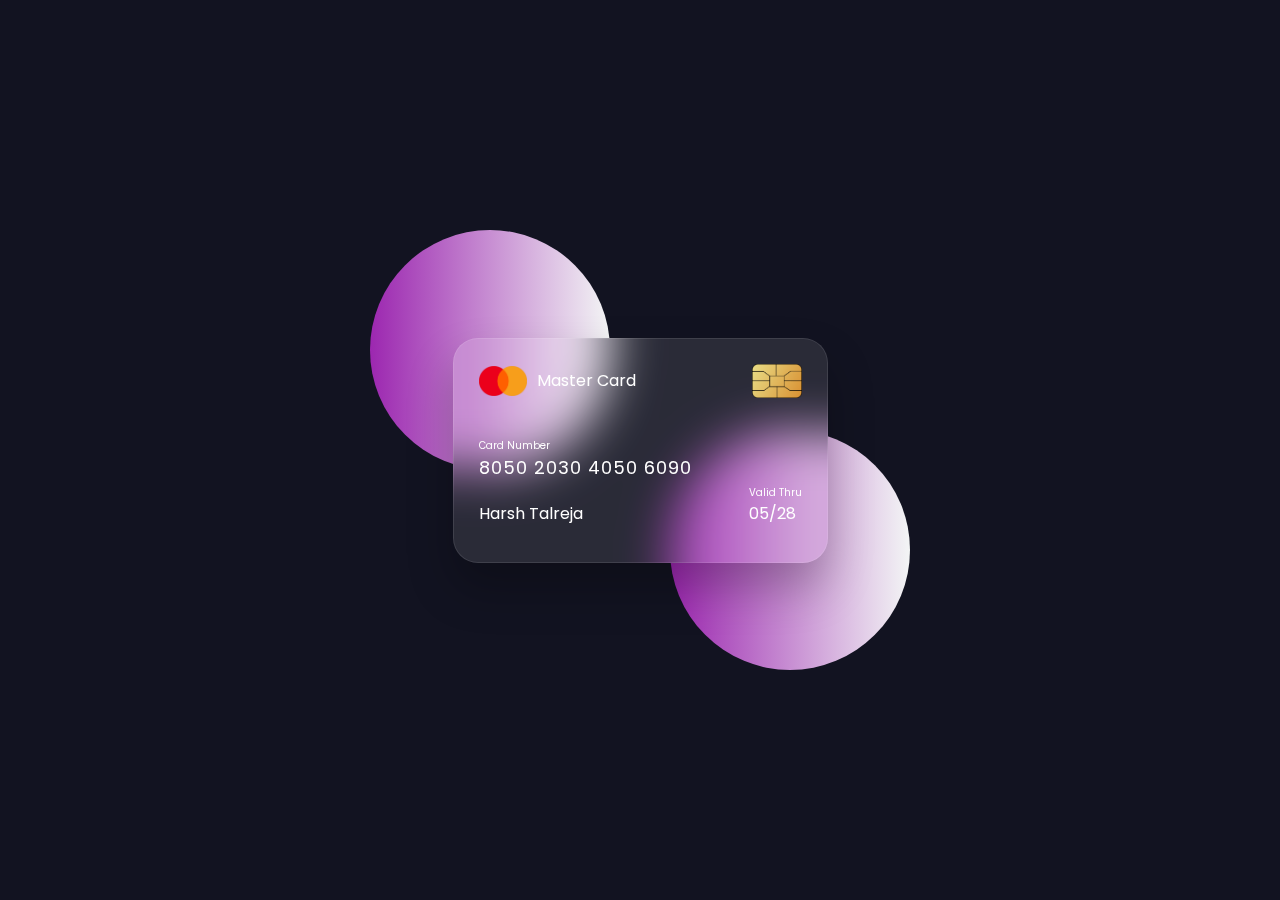
<file: Flipping Card/index.html>
<!DOCTYPE html>
<html lang="en">
<head>
    <meta charset="UTF-8">
    <meta http-equiv="X-UA-Compatible" content="IE=edge">
    <meta name="viewport" content="width=device-width, initial-scale=1.0">
    <title>Flipping Card Ui Design</title>
    <link rel="stylesheet" href="./style.css">
</head>
<body>
    <section>
        <div class="container">
            <div class="card front-face">
                <header>
                    <span class="logo">
                        <img src="./images/logo.png" alt="">
                        <h5>Master Card</h5>
                    </span>
                    <img src="./images/chip.png" alt="" class="chip">
                </header>
                <div class="card-details">
                    <div class="name-number">
                        <h6>Card Number</h6>
                        <h5 class="number">8050 2030 4050 6090</h5>
                        <h5 class="name">Harsh Talreja</h5>
                    </div>
                    <div class="valid-date">
                        <h6>Valid Thru</h6>
                        <h5>05/28</h5>
                    </div>
                </div>
            </div>
            <div class="card back-face">
                <h6>For customer service call +977 4343 3433
                    or email at mastercard@gmail.com
                </h6>
                <span class="magnetic-strip"></span>
                <div class="signature"><i>005</i></div>
                <h5>Lorem, ipsum dolor sit amet consectetur adipisicing elit. Enim consequuntur odio est magni nulla quidem.</h5>
            </div>
        </div>
    </section>
</body>
</html>
</file>
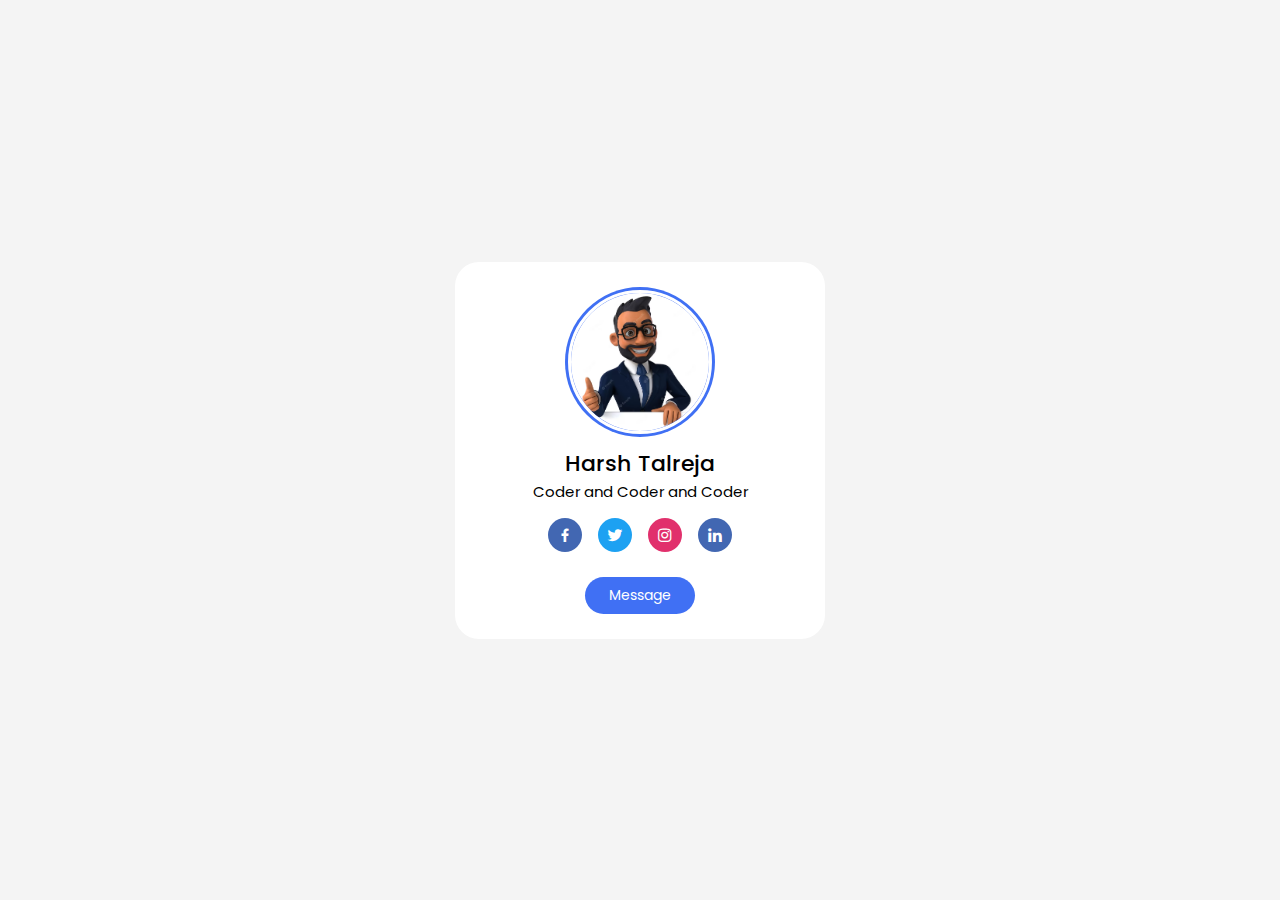
<file: Profile Card/index.html>
<!DOCTYPE html>
<html lang="en">
<head>
    <meta charset="UTF-8">
    <meta http-equiv="X-UA-Compatible" content="IE=edge">
    <meta name="viewport" content="width=device-width, initial-scale=1.0">
    <title>Document</title>
    <link rel="stylesheet" href="./style.css">
    <link href='https://unpkg.com/boxicons@2.1.4/css/boxicons.min.css' rel='stylesheet'>
</head>
<body>
    <div class="profile-card">
        <div class="image">
            <img src="./Profile-Image.png" alt="" class="profile-img">
        </div>
        <div class="text-data">
            <span class="name">Harsh Talreja</span>
            <span class="job">Coder and Coder and Coder</span>
        </div>
        <div class="media-buttons">
            <a href="#" style="background : #4267b2" class="link">
                <i class='bx bxl-facebook'></i>
            </a>
            <a href="#" style="background : #1da1f2" class="link">
                <i class='bx bxl-twitter' ></i>
            </a>
            <a href="#" style="background : #e1306c" class="link">
                <i class='bx bxl-instagram' ></i>
            </a>
            <a href="#" style="background : #4267b2" class="link">
                <i class='bx bxl-linkedin'></i>
            </a>
        </div>
        <div class="buttons">
            <div class="button">Message</div>
        </div>
        <div class="analytics"></div>
    </div>
</body>
</html>
</file>
<file: Flipping Card/style.css>
@import url('https://fonts.googleapis.com/css2?family=Poppins:wght@300;400;500;600&display=swap');

*{
    margin : 0;
    padding : 0;
    box-sizing: border-box;
    font-family: "Poppins" , sans-serif;
}
section{
    position: relative;
    min-height: 100vh;
    width : 100%;
    background: #121321;
    display: flex;
    align-items: center;
    justify-content: center;
    color: #fff;
    perspective: 1000px;
}
section::before{
    content : "";
    position: absolute;
    height : 240px;
    width : 240px;
    border-radius: 50%;
    transform: translate(-150px,-100px);
    background: linear-gradient(90deg,#9c27b0,#f3f5f5);
}
section::after{
    content : "";
    position: absolute;
    height : 240px;
    width : 240px;
    border-radius: 50%; 
    transform: translate(150px,100px); 
    background: linear-gradient(90deg,#9c27b0,#f3f5f5);
}
.container{
    position: relative;
    height: 225px;
    width : 375px;
    z-index: 100;
    transition: 0.6s;
    transform-style: preserve-3d;
}
.container:hover {
    transform: rotateY(180deg); 
}
.container .card{
    position: absolute;
    height: 100%;
    width: 100%;
    padding: 25px;
    backdrop-filter: blur(25px);
    border-radius: 25px;
    box-shadow: 0 25px 45px rgba(0,0,0,0.25);
    background : rgba(255,255,255,0.1);
    border: 1px solid rgba(255, 255, 255, 0.1);
    backface-visibility: hidden;
}
.front-face header,
.front-face .logo{
    display: flex;
    align-items: center ;
}
.front-face header{
    justify-content: space-between;
}
.front-face .logo img{
    margin-right: 10px;
    width : 48px;

}
h5{
    font-size: 16px;
    font-weight: 400;
}
.front-face .chip{
    width : 50px;
}
.front-face .card-details{
    display: flex;
    align-items: flex-end;
    margin-top: 40px;
    justify-content: space-between;
}
h6{
    font-size: 10px;
    font-weight: 400;
}

h5.number{
    font-size: 18px;
    letter-spacing: 1px;
}

h5.name{
    margin-top : 20px;
}

.card.back-face{
    border : none;
    padding : 15px 25px 25px 25px;
    transform: rotateY(180deg);     
}

.card.back-face h6{
    font-size: 8px;
}
.card.back-face .magnetic-strip{
    position: absolute;
    height : 45px;
    width : 100%;
    left : 0;
    top : 40px;
    background : #000;
}

.card.back-face .signature{
    display: flex;
    justify-content: flex-end;
    align-items: center;
    margin-top: 80px;
    height : 40px;
    width : 85%;
    border-radius: 6px;
    background : repeating-linear-gradient(#fff,#fff 3px,#efefef 0px,#efefef 9px);
}

.signature i{
    color : #000;
    font-size: 12px;
    padding: 4px 6px;
    border-radius: 4px;
    background-color: #fff;
    margin-right: -30px;
    z-index: -1;
}
.card.back-face h5{
    font-size: 8px;
    margin-top: 15px;
}
</file>
<file: Profile Card/style.css>
@import url('https://fonts.googleapis.com/css2?family=Poppins:wght@300;400;500;600&display=swap');

*{
    margin : 0;
    padding : 0;
    box-sizing : border-box;
    font-family: 'Poppins', sans-serif;
}
body { 
    height : 100vh;
    display : flex;
    align-items:center;
    justify-content: center;
    background-color: #f4f4f4;
}
.profile-card{
    display:flex;
    flex-direction: column;
    align-items: center;
    max-width:370px;
    width : 100%;
    background: #fff;
    border-radius: 24px;
    padding : 25px;
    box-shadow: 0 5px 10px rgpa(0,0,0,0.1); 
}
.image {
    position: relative;
    height : 150px;
    width : 150px;
    border-radius: 75px;
    background-color: #4070f4;
    padding: 3px;
    margin-bottom: 10px;
}
.image .profile-img{
    height : 100%;
    width : 100%;
    object-fit: cover;
    border-radius: 50%;
    border : 3px solid #fff
}
.profile-card .text-data{
    display:flex;
    flex-direction: column;
    align-items: center;
}
.text-data .name{
    font-size: 22px;
    font-weight: 500;
}
.text-data .job{
    font-size: 15px;
    font-weight: 400;
}
.profile-card .media-buttons{
    margin-top : 15px;
    display: flex;
    align-items: center;
}
.media-buttons .link{
    display:flex;
    justify-content: center;
    color : #fff;
    align-items: center;
    font-size: 18px;
    margin : 0 8px;
    height: 34px;
    width : 34px;
    border-radius: 50%;
    background-color: #4070f4;
    text-decoration: none;
}
.profile-card .buttons{
    display: flex;
    align-items: center;
    margin-top: 25px;
}
.buttons .button{
    color : #fff;
    font-size: 14px;
    font-weight: 400;
    border : none;
    border-radius: 24px;
    margin : 0 10px;
    padding : 8px 24px;
    background-color: #4070f4;
    cursor : pointer;
}
.buttons .button:hover{
    background-color: #0e4bf1;
}
</file>
